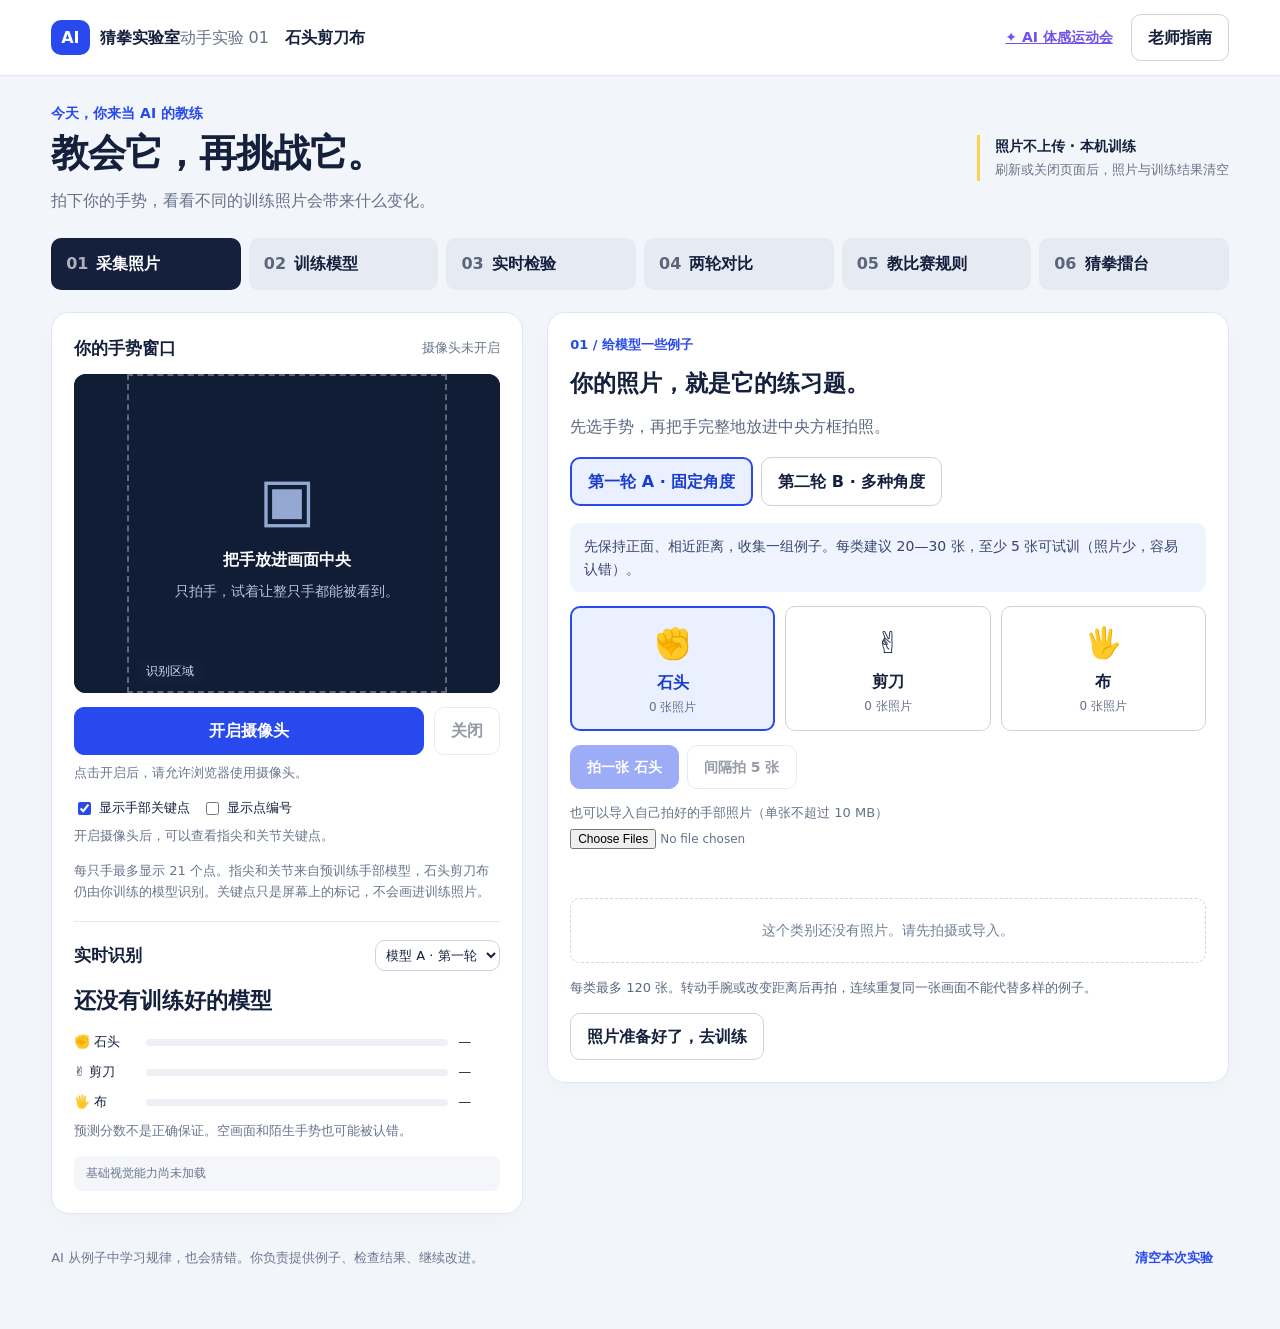
<file: index.html>
<!doctype html><html lang="zh-CN"><head><meta charset="utf-8"><meta name="viewport" content="width=device-width,initial-scale=1"><title>AI 猜拳实验室 · 从训练到对战</title><meta name="description" content="亲手采集石头剪刀布照片，在本机训练识别模型，比较两轮实验，再用摄像头与电脑猜拳。"><link rel="icon" href="data:image/svg+xml,%3Csvg xmlns='http://www.w3.org/2000/svg' viewBox='0 0 64 64'%3E%3Crect width='64' height='64' rx='14' fill='%232849ed'/%3E%3Ctext x='32' y='43' text-anchor='middle' font-size='30' fill='white'%3EAI%3C/text%3E%3C/svg%3E"><link rel="stylesheet" href="rps.css?v=20261008-1"><script defer src="vendor/tf.min.js"></script><script defer src="rps.js?v=20261008-1"></script><script defer src="landmarks.js?v=20261008-1"></script></head><body>
<header><a class="brand" href="./"><span>AI</span>猜拳实验室</a><div class="course">动手实验 01 <b>石头剪刀布</b></div><a href="motion/" style="font-size:14px;color:#7152ed;font-weight:700;margin-left:auto;margin-right:18px">✦ AI 体感运动会</a><button id="help" class="quiet">老师指南</button></header>
<main><div class="intro"><div><p class="eyebrow">今天，你来当 AI 的教练</p><h1>教会它，再挑战它。</h1><p>拍下你的手势，看看不同的训练照片会带来什么变化。</p></div><div class="memory-note">照片不上传 · 本机训练<br><small>刷新或关闭页面后，照片与训练结果清空</small></div></div>
<nav id="steps" aria-label="实验步骤"></nav>
<div class="workspace"><section class="camera-panel"><div class="panel-title"><h2>你的手势窗口</h2><span id="cameraState">摄像头未开启</span></div><div class="viewfinder"><video id="video" autoplay muted playsinline></video><canvas id="handLandmarks" aria-hidden="true"></canvas><div id="cameraPlaceholder"><span class="camera-mark">▣</span><b>把手放进画面中央</b><p>只拍手，试着让整只手都能被看到。</p></div><div class="crop-guide"></div><span class="frame-label">识别区域</span><div id="countdown" hidden></div></div><div class="camera-actions"><button id="cameraStart" class="primary">开启摄像头</button><button id="cameraStop" disabled>关闭</button></div><p id="cameraMessage" class="small" role="status">点击开启后，请允许浏览器使用摄像头。</p><div class="landmark-controls"><label><input id="showLandmarks" type="checkbox" checked> 显示手部关键点</label><label><input id="landmarkNumbers" type="checkbox"> 显示点编号</label></div><p id="landmarkStatus" class="small" role="status">开启摄像头后，可以查看指尖和关节关键点。</p><button id="retryLandmarks" hidden>重新加载关键点</button><p class="small">每只手最多显示 21 个点。指尖和关节来自预训练手部模型，石头剪刀布仍由你训练的模型识别。关键点只是屏幕上的标记，不会画进训练照片。</p><div class="live-result"><div class="panel-title"><h3>实时识别</h3><select id="modelSelect" aria-label="实时识别使用的模型"><option value="A">模型 A · 第一轮</option><option value="B">模型 B · 第二轮</option></select></div><strong id="liveName">还没有训练好的模型</strong><div id="predictionBars"></div><p class="small">预测分数不是正确保证。空画面和陌生手势也可能被认错。</p></div><div id="engineStatus" class="engine" role="status">基础视觉能力尚未加载</div></section>
<section id="lesson" class="lesson" aria-live="polite"></section></div><footer>AI 从例子中学习规律，也会猜错。你负责提供例子、检查结果、继续改进。<button id="reset" class="text-button">清空本次实验</button></footer></main>
<dialog id="guide"><button id="closeGuide" class="close">关闭</button><h2>给老师的课堂指南</h2><p>先采集固定角度的训练集 A，建议每类 20—30 张。最低每类 5 张可开始试训。观察侧面、远近变化时的识别，再为训练集 B 加入多角度照片。</p><p>对照实验：让 A、B 的每类照片数量一致，仅改变角度；如果 B 数量更多，要向孩子解释数量和角度都可能影响结果。系统不会伪造“第二轮更好”。</p><p>测试集另拍一批，每类至少 3 张。不要使用训练照片；测试照片也不要加入训练集。看完测试再改模型后，另拍一组新照片做最终验证。</p><p>技术原理：已预训练的 MobileNet 提取视觉特征；孩子的照片用于训练一个新的三类分类器。这是迁移学习，并非从零训练全部视觉能力。识别器同时使用整体特征与分区特征；训练时平衡三类照片的使用次数，避免数量更多的类别占优。A、B 使用相同算法，均训练 60 轮；重复使用照片不会增加新的知识，仍需孩子补充多样的例子。页面里的猜拳对手随机出拳，孩子训练的模型负责识别手势。比赛前由孩子填写三条胜负规则和同手势平局规则；可尝试反向规则，机器按已提交规则执行。倒计时结束时锁定一张手势画面，同时亮出电脑的拳，随后自动判分；低置信度不计分，误识别可撤销本轮。</p><p>请在电脑浏览器或系统浏览器中使用。嵌入式预览可能限制摄像头；打不开时，把网址复制到 Chrome 或 Edge。浏览器需允许摄像头，网站需为 HTTPS 或 localhost。</p><p>照片只保存在本页内存中，模型资源随网站加载。请按课堂要求取得拍摄同意，只拍手部，结束时清空实验并关闭摄像头。</p><p><a href="https://www.tensorflow.org/js/tutorials/transfer/image_classification" target="_blank" rel="noreferrer">TensorFlow.js 迁移学习说明</a> · <a href="https://github.com/tensorflow/tfjs-models/tree/master/mobilenet" target="_blank" rel="noreferrer">MobileNet 模型说明</a></p></dialog>
</body></html>
</file>
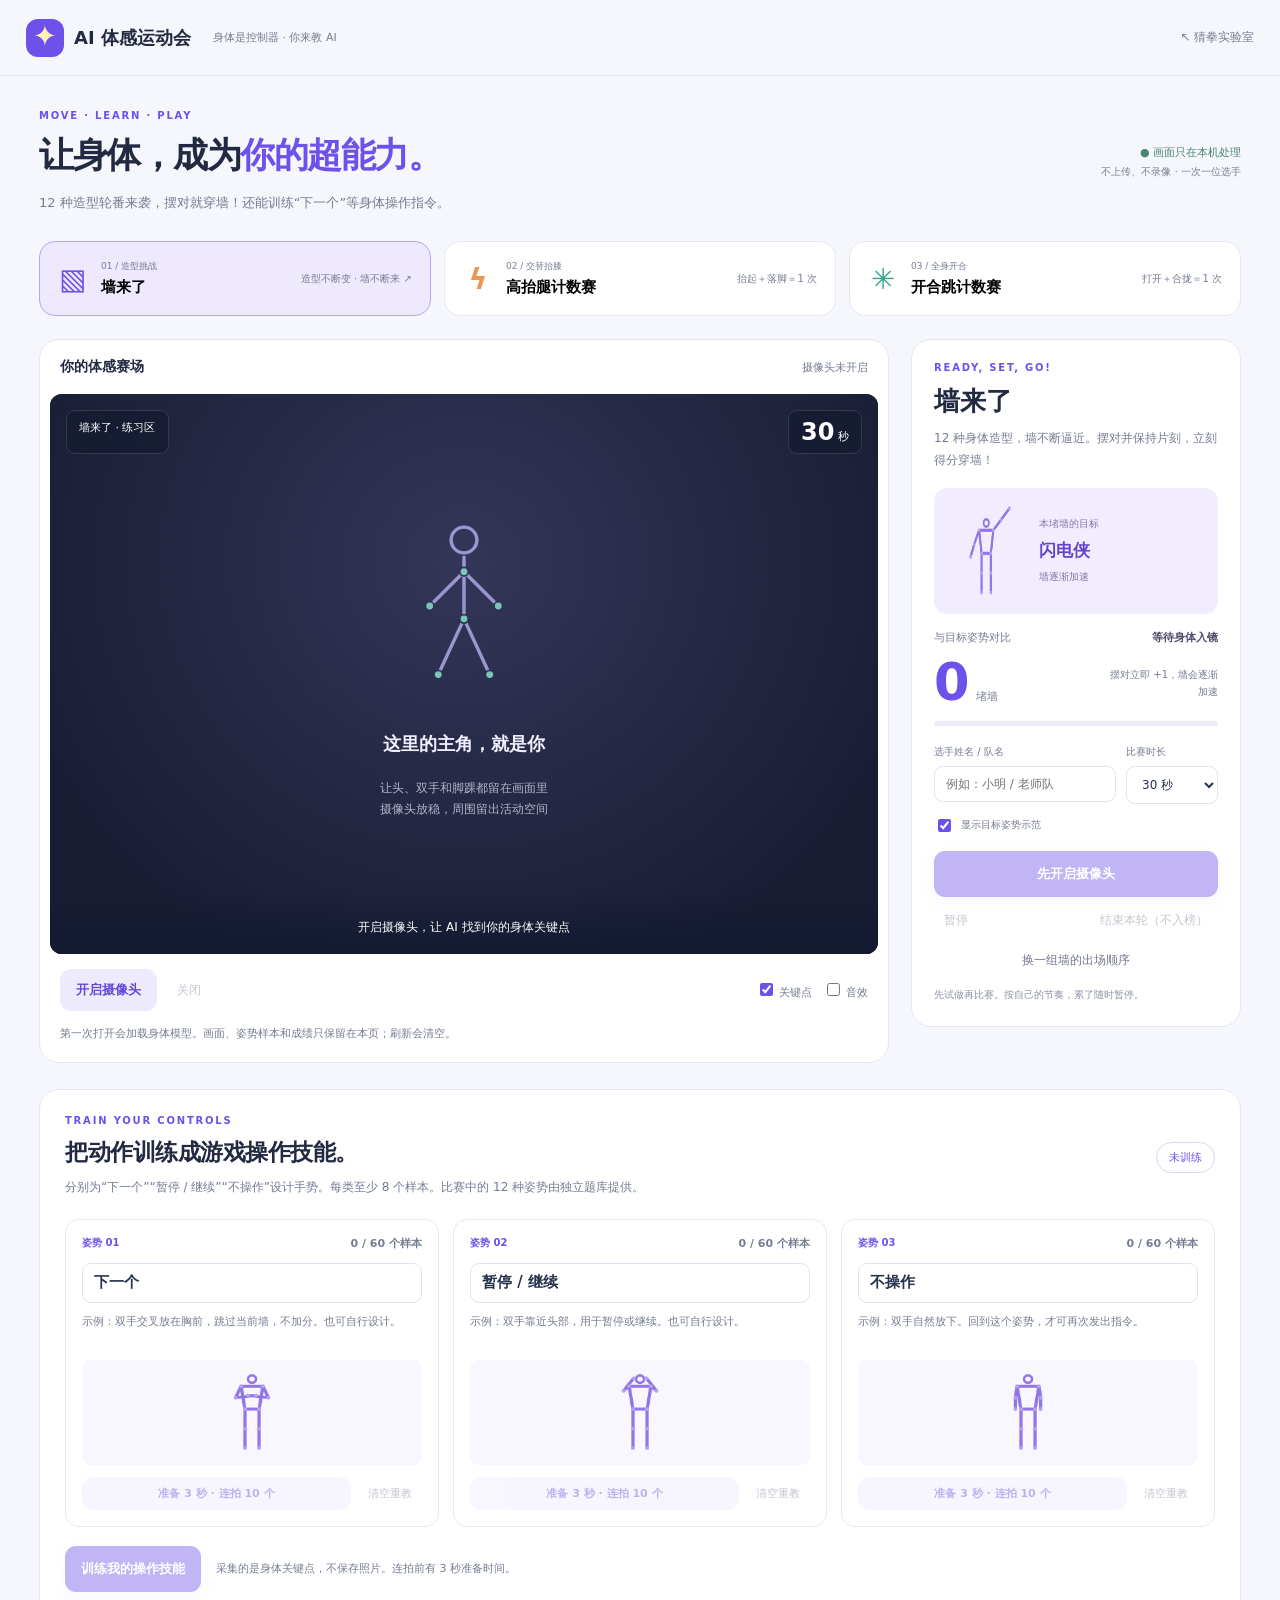
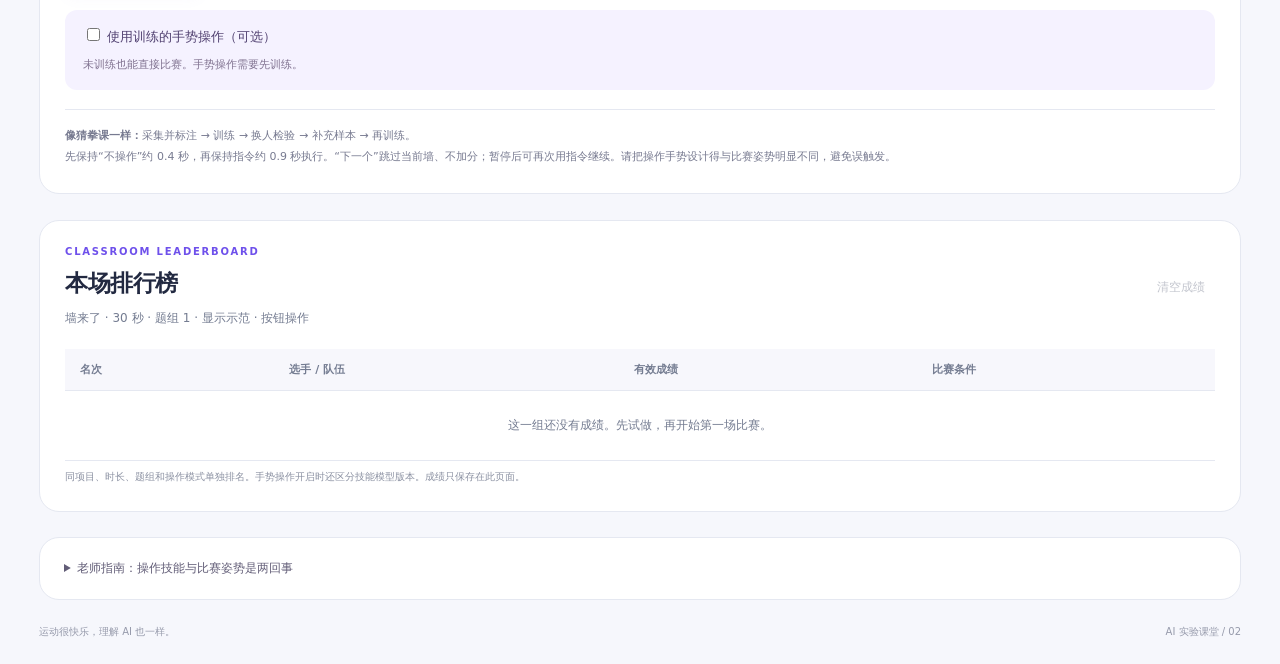
<file: motion/index.html>
<!doctype html><html lang="zh-CN"><head><meta charset="utf-8"><meta name="viewport" content="width=device-width,initial-scale=1"><title>AI 体感运动会 · 墙来了与计数挑战</title><meta name="description" content="12 种独立身体姿势，连续逼近的造型墙；可训练下一个、暂停等操作技能，还能参加高抬腿和开合跳限时计数赛。"><link rel="stylesheet" href="sports.css?v=3"><script type="module" src="sports.mjs?v=3"></script><link rel="icon" href="data:image/svg+xml,%3Csvg xmlns='http://www.w3.org/2000/svg' viewBox='0 0 64 64'%3E%3Crect width='64' height='64' rx='16' fill='%236449ed'/%3E%3Ctext x='32' y='46' text-anchor='middle' font-size='40' fill='white'%3E✦%3C/text%3E%3C/svg%3E"></head><body>
<header><a class="brand" href="./"><span>✦</span> AI 体感运动会</a><span class="edition">身体是控制器 · 你来教 AI</span><a href="../" class="back">↖ 猜拳实验室</a></header>
<main><section class="intro"><div><p class="eyebrow">MOVE · LEARN · PLAY</p><h1>让身体，成为<span>你的超能力。</span></h1><p>12 种造型轮番来袭，摆对就穿墙！还能训练“下一个”等身体操作指令。</p></div><div class="privacy">● 画面只在本机处理<small>不上传、不录像 · 一次一位选手</small></div></section>
<nav class="games" aria-label="运动项目"><button data-game="wall" aria-pressed="true"><span class="game-icon">▧</span><span><small>01 / 造型挑战</small><b>墙来了</b></span><em>造型不断变 · 墙不断来 ↗</em></button><button data-game="knees" aria-pressed="false"><span class="game-icon">ϟ</span><span><small>02 / 交替抬膝</small><b>高抬腿计数赛</b></span><em>抬起＋落脚＝1 次</em></button><button data-game="jacks" aria-pressed="false"><span class="game-icon">✳</span><span><small>03 / 全身开合</small><b>开合跳计数赛</b></span><em>打开＋合拢＝1 次</em></button></nav>
<div class="arena-layout"><section class="camera-card"><div class="panel-title"><h2>你的体感赛场</h2><span id="tracking">摄像头未开启</span></div><div class="view"><video id="video" autoplay muted playsinline></video><canvas id="skeleton"></canvas><div id="placeholder"><div class="outline-person"><svg viewBox="0 0 140 210" aria-hidden="true"><circle cx="70" cy="28" r="15"/><path d="M70 48V120 M70 65L30 105 M70 65L110 105 M70 120L40 185 M70 120L100 185"/><g><circle cx="70" cy="65" r="5"/><circle cx="30" cy="105" r="5"/><circle cx="110" cy="105" r="5"/><circle cx="70" cy="120" r="5"/><circle cx="40" cy="185" r="5"/><circle cx="100" cy="185" r="5"/></g></svg></div><h3>这里的主角，就是你</h3><p>让头、双手和脚踝都留在画面里<br>摄像头放稳，周围留出活动空间</p></div><div class="hud"><span id="modeBadge">▧ 墙来了 · 练习区</span><span><b id="clock">30</b> 秒</span></div><div id="approachingWall" hidden><div class="tunnel-lines"></div><div class="wall-frame"><b id="wallName">闪电侠</b><canvas id="wallShape"></canvas></div><strong id="wallPressure">下一堵墙正在靠近</strong></div><div id="overlay" hidden><strong id="overlayTitle"></strong><span id="overlayCaption"></span></div><div id="reward"></div><p id="hint">开启摄像头，让 AI 找到你的身体关键点</p></div><div class="camera-actions"><button id="cameraStart" class="secondary">开启摄像头</button><button id="cameraStop" class="quiet" disabled>关闭</button><label><input id="points" type="checkbox" checked> 关键点</label><label><input id="sound" type="checkbox"> 音效</label></div><p id="status" role="status">第一次打开会加载身体模型。画面、姿势样本和成绩只保留在本页；刷新会清空。</p></section>
<aside class="control-card"><div class="control-heading"><p class="eyebrow">READY, SET, GO!</p><h2 id="gameTitle">墙来了</h2><p id="gameDescription">姿势题库独立于操作技能。摆对保持片刻，立即得分，冲向下一堵墙！</p></div><div class="target-box" id="targetBox"><canvas id="targetShape" width="220" height="180"></canvas><div><small>本堵墙的目标</small><strong id="targetName">闪电侠</strong><span id="wallTime">墙逐渐加速</span></div></div><div class="rule-box" id="repRules" hidden></div><div class="live-readout"><span id="readoutLabel">与目标姿势对比</span><b id="prediction">还没有训练</b></div><div class="score-row"><div><strong id="score">0</strong><span id="scoreUnit">堵墙</span></div><p id="scoreDescription">先录入姿势，再开始比赛</p></div><div class="progress"><i id="progressFill"></i></div><div class="settings"><label>选手姓名 / 队名<input id="player" maxlength="20" placeholder="例如：小明 / 老师队" autocomplete="off"></label><label>比赛时长<select id="duration"><option value="15">15 秒</option><option value="30" selected>30 秒</option><option value="45">45 秒</option></select></label><label id="demoLabel" class="check-label"><input id="showDemo" type="checkbox" checked> 显示目标姿势示范</label></div><button id="start" class="primary" disabled>先开启摄像头</button><button id="skipWall" class="secondary" hidden>跳过这堵墙（不加分）</button><div class="round-actions"><button id="pause" class="quiet" disabled>暂停</button><button id="end" class="quiet" disabled>结束本轮（不入榜）</button></div><button id="newSet" class="quiet">换一组墙的出场顺序</button><p class="note">先试做再比赛。按自己的节奏，累了随时暂停。</p></aside></div>
<section class="training" id="training"><div class="section-heading"><div><p class="eyebrow">TRAIN YOUR CONTROLS</p><h2>把动作训练成游戏操作技能。</h2><p>分别为“下一个”“暂停 / 继续”“不操作”设计手势。每类至少 8 个样本。比赛中的 12 种姿势由独立题库提供。</p></div><span id="modelBadge" class="tag">未训练</span></div><div id="poseCards" class="pose-cards"></div><div class="training-footer"><button id="train" class="primary" disabled>训练我的操作技能</button><button id="stopCapture" class="secondary" hidden>停止采集</button><span id="trainingStatus" role="status">采集的是身体关键点，不保存照片。连拍前有 3 秒准备时间。</span></div><div class="skill-switch"><label><input id="useSkills" type="checkbox"> 使用训练的手势操作（可选）</label><p id="skillStatus" role="status">未训练也能直接比赛。手势操作需要先训练。</p></div><div class="lesson-note"><b>像猜拳课一样：</b>采集并标注 → 训练 → 换人检验 → 补充样本 → 再训练。<br>先保持“不操作”约 0.4 秒，再保持指令约 0.9 秒执行。“下一个”跳过当前墙、不加分；暂停后可再次用指令继续。请把操作手势设计得与比赛姿势明显不同，避免误触发。</div></section>
<section class="leaderboard"><div class="section-heading"><div><p class="eyebrow">CLASSROOM LEADERBOARD</p><h2>本场排行榜</h2><p id="boardGroup">相同项目、时长和规则的成绩放在一起；同分并列。</p></div><button id="clearScores" class="quiet">清空成绩</button></div><div class="table-scroll"><table><thead><tr><th>名次</th><th>选手 / 队伍</th><th>有效成绩</th><th>比赛条件</th></tr></thead><tbody id="board"></tbody></table></div><p class="note">同项目、时长、题组和操作模式单独排名。手势操作开启时还区分技能模型版本。成绩只保存在此页面。</p></section>
<details class="teacher"><summary>老师指南：操作技能与比赛姿势是两回事</summary><p>墙来了的 12 种比赛姿势来自独立题库，按手臂方向和双脚开合比例匹配，不受孩子训练的三个技能类别限制。姿势贴合分数是几何相似程度，不是 AI 概率。摆对并保持约 0.45 秒立即得分。墙从远处不断逼近，超时碰墙后继续下一堵；每堵墙由 5 秒逐步加速到最快 2.8 秒。</p><p>训练区把孩子的标注关键点样本训练成近邻分类器，用来识别“下一个”“暂停 / 继续”“不操作”。技能默认关闭，可以先直接体验比赛。开启后，先回到“不操作”姿势，再保持操作动作触发；跳过不加分。每次重新训练后请独立检验，尽量选与比赛造型不同的操作手势。</p><p>每场相同题组的出题顺序一致，得分或跳过会提前进入下一堵。榜单区分时长、题组、示范模式和手势操作模型。高抬腿和开合跳仍按完整动作计数，不单独判断腾空。看不清身体时暂停计时，离开标签页自动暂停。动作识别可能漏判，可由老师更正并记录原因。样本和成绩仅在页面内存中，刷新清空，不录制或上传画面。</p></details><footer>运动很快乐，理解 AI 也一样。<span>AI 实验课堂 / 02</span></footer></main>
<dialog id="result"><p class="eyebrow">ROUND COMPLETE</p><div class="medal">✦</div><h2 id="resultTitle">本轮完成！</h2><p id="resultPlayer"></p><strong id="resultScore"></strong><p id="resultDetail"></p><details><summary>老师更正误判</summary><div class="correction"><label>实际有效次数<input id="correctScore" type="number" min="0" step="1"></label><label>更正原因<input id="correctReason" maxlength="80" placeholder="例如：漏记了一次完整动作"></label><button id="applyCorrection" class="secondary">应用更正</button></div><p id="correctionStatus" role="status"></p></details><button id="nextPlayer" class="primary">下一位选手</button><button id="closeResult" class="quiet">查看排行榜</button></dialog>
<dialog id="clearDialog"><h2>清空本页比赛成绩？</h2><p>姿势样本和训练模型会保留。</p><button id="confirmClear" class="secondary">清空成绩</button><button id="cancelClear" class="quiet">取消</button></dialog>
</body></html>
</file>
<file: rps.css>
*{box-sizing:border-box}body{margin:0;background:#f2f5fa;color:#14203c;font:16px/1.6 "Microsoft YaHei",system-ui,sans-serif}button,input,select{font:inherit}button,select{border:1px solid #cbd3e1;background:white;border-radius:10px;padding:10px 16px;color:#14203c}button{cursor:pointer;font-weight:650}button:hover:enabled{border-color:#2849ed;background:#eef2ff}button:disabled{opacity:.45;cursor:not-allowed}button:focus-visible,a:focus-visible,select:focus-visible,input:focus-visible{outline:3px solid #ed9a00;outline-offset:3px}button.primary{background:#2849ed;color:white;border-color:#2849ed}button.primary:hover:enabled{background:#1836c8}button.yellow{background:#ffdc69;border-color:#ffdc69}.quiet,.text-button{background:transparent}.text-button{border:0;color:#2849ed}header{height:76px;background:white;border-bottom:1px solid #e1e7ef;display:flex;align-items:center;justify-content:space-between;padding:0 4vw}.brand{display:flex;align-items:center;gap:10px;text-decoration:none;font-weight:750;color:#14203c}.brand span{background:#2849ed;color:white;border-radius:10px;padding:5px 10px}.course{display:flex;gap:16px;color:#66728a}.course b{color:#14203c}main{max-width:1440px;margin:auto;padding:26px 4vw}.intro{display:flex;align-items:center;justify-content:space-between;gap:20px;margin-bottom:24px}h1{font-size:clamp(28px,3vw,42px);line-height:1.2;margin:6px 0 12px;letter-spacing:-1px}h2{font-size:23px;margin:0 0 12px}h3{font-size:17px;margin:0}p{margin:8px 0 14px}.eyebrow{color:#2849ed;font-weight:700;font-size:14px;margin:0}.intro p:not(.eyebrow){color:#657089;margin:0}.memory-note{border-left:3px solid #ffd24b;padding-left:15px;font-weight:600;font-size:14px}.memory-note small{font-size:13px;color:#66728a;font-weight:400}nav{display:flex;gap:8px;margin-bottom:22px}nav button{flex:1;text-align:left;border:none;background:#e5eaf3;padding:13px 15px;white-space:nowrap}nav button.active{background:#14203c;color:white}nav button span{opacity:.65;margin-right:8px}.workspace{display:grid;grid-template-columns:minmax(330px,.9fr) minmax(420px,1.3fr);gap:24px;align-items:start}.camera-panel,.lesson{background:white;border:1px solid #e0e6ee;border-radius:18px;padding:22px;box-shadow:0 7px 25px #14203c05}.panel-title{display:flex;align-items:center;justify-content:space-between;gap:12px;margin-bottom:12px}.panel-title h2{font-size:17px;margin:0}.panel-title span{font-size:13px;color:#6b7589}.viewfinder{position:relative;aspect-ratio:4/3;background:#111c35;border-radius:12px;overflow:hidden;color:white}.viewfinder video{width:100%;height:100%;object-fit:cover;transform:scaleX(-1)}#cameraPlaceholder{position:absolute;inset:0;display:flex;align-items:center;justify-content:center;flex-direction:column;padding:20px;text-align:center;background:#111c35}.camera-mark{font-size:60px;color:#94a8d3}#cameraPlaceholder p{font-size:14px;color:#b3c2df}.crop-guide{position:absolute;top:0;bottom:0;left:12.5%;right:12.5%;border:2px dashed #ffffff55;pointer-events:none}.frame-label{position:absolute;bottom:10px;left:15%;font-size:12px;color:#d2ddf2;background:#14203c99;padding:2px 8px;border-radius:4px}#countdown{position:absolute;inset:0;display:grid;place-items:center;background:#14203c77;font-size:96px;font-weight:900}#countdown[hidden]{display:none}.camera-actions{display:flex;gap:10px;margin-top:14px}.camera-actions .primary{flex:1}.small{font-size:13px;color:#69758b;line-height:1.6}.live-result{border-top:1px solid #e4e8ef;margin-top:18px;padding-top:18px}.live-result select{font-size:13px;max-width:190px;padding:6px}.live-result strong{font-size:22px;display:block;margin-bottom:14px}.bar-row{display:grid;grid-template-columns:62px 1fr 42px;align-items:center;gap:10px;font-size:13px;margin:9px 0}.bar-track{height:7px;background:#edf0f5;border-radius:8px;overflow:hidden}.bar-track i{display:block;height:100%;background:#2849ed;border-radius:8px}.engine{font-size:12px;color:#69758b;background:#f4f6fa;border-radius:8px;padding:8px 12px}.lesson{min-height:640px}.lesson .tag{font-size:13px;font-weight:bold;color:#2849ed;display:block;margin-bottom:10px}.lesson>p{color:#5a6880}.tabs{display:flex;gap:8px;margin:17px 0}.tabs button[aria-pressed=true],.classes button[aria-pressed=true]{background:#eaf0ff;border:2px solid #2849ed;color:#193dcc}.classes{display:grid;grid-template-columns:repeat(3,1fr);gap:10px;margin:14px 0}.classes button{display:flex;flex-direction:column;align-items:center;gap:2px;padding:12px 6px}.hand{font-size:30px}.classes small{font-weight:400;color:#657089;font-size:12px}.tools{display:flex;gap:8px;flex-wrap:wrap;margin:14px 0}.tools button{font-size:14px}.file-label{font-size:13px;display:block;color:#66728a;margin-top:10px}.file-label input{display:block;font-size:12px;width:100%;margin:5px 0}.notice{background:#f0f4ff;border-radius:10px;padding:12px 14px;font-size:14px;margin:14px 0;color:#35466f}.notice.warm{background:#fff6d9;color:#765619}.status{font-size:14px;min-height:24px;color:#2849ed;margin:10px 0}.gallery{display:grid;grid-template-columns:repeat(5,1fr);gap:7px;max-height:200px;overflow:auto;margin-top:14px}.photo{position:relative;aspect-ratio:1}.photo img{width:100%;height:100%;object-fit:cover;transform:scaleX(-1);border-radius:8px}.photo button{position:absolute;right:2px;top:2px;border:0;background:#14203ccc;color:white;font-size:12px;padding:0 6px;border-radius:5px}.empty{padding:20px;border:1px dashed #ced7e7;border-radius:10px;color:#718097;font-size:14px;text-align:center;margin:15px 0}.counts{display:flex;gap:10px;flex-wrap:wrap;font-size:14px}.counts span{background:#f1f4f9;padding:7px 12px;border-radius:7px}progress{width:100%;height:14px;accent-color:#2849ed}.model-card{border:1px solid #dce3ef;border-radius:12px;padding:16px;margin:12px 0}.model-card h3{margin:0 0 7px}.model-card p{font-size:14px;margin:5px 0}.table-wrap{overflow:auto}table{width:100%;border-collapse:collapse;font-size:14px;margin:15px 0}th,td{padding:10px;border-bottom:1px solid #e4e9f1;text-align:left}th{color:#63718a;font-weight:500}.accuracy{display:grid;grid-template-columns:1fr 1fr;gap:12px;margin:18px 0}.accuracy div{border:1px solid #dce3ef;border-radius:12px;padding:16px}.accuracy strong{display:block;font-size:32px;color:#2849ed}.arena{background:#14203c;color:white;border-radius:14px;padding:24px;text-align:center;margin:18px 0}.versus{display:grid;grid-template-columns:1fr 45px 1fr;align-items:center}.fighter{font-size:55px}.fighter small{font-size:14px;display:block;color:#bac8e2}.versus b{color:#ffdc69}.arena h3{font-size:24px;color:#ffdc69;margin-top:15px}.score{display:flex;justify-content:center;gap:24px;color:#62728d}.game-buttons{display:flex;justify-content:center;gap:10px;flex-wrap:wrap}.result-list{max-height:260px;overflow:auto}.test-result{display:flex;gap:12px;align-items:center;border-bottom:1px solid #e4e9f1;padding:9px 0;font-size:13px}.test-result img{width:48px;height:48px;transform:scaleX(-1);border-radius:6px}.test-result div{flex:1}.pass{color:#11775e}.fail{color:#b14335}footer{display:flex;justify-content:space-between;gap:20px;align-items:center;font-size:13px;color:#6a7790;padding:24px 0}dialog{max-width:700px;width:90%;max-height:85vh;overflow:auto;border:0;border-radius:16px;padding:28px;color:#14203c}dialog::backdrop{background:#101b36aa}.close{float:right}dialog p{font-size:15px}a{color:#2849ed}@media(max-width:950px){.workspace{grid-template-columns:1fr 1.15fr;gap:14px}main{padding:22px}.camera-panel,.lesson{padding:16px}.memory-note{display:none}nav button{font-size:14px;padding:12px 8px}.course{display:none}}@media(max-width:740px){.workspace{grid-template-columns:1fr}.intro{margin-bottom:16px}nav{overflow:auto}nav button{flex:none}.lesson{min-height:0}.viewfinder{max-height:330px}.gallery{grid-template-columns:repeat(5,1fr)}header{padding:0 20px;height:64px}main{padding:18px}.camera-panel{padding:16px}.live-result{margin-top:10px;padding-top:10px}footer{display:block}.panel-title{flex-wrap:wrap}.intro h1{font-size:29px}}@media(prefers-reduced-motion:no-preference){button{transition:background .15s,border-color .15s}.bar-track i{transition:width .15s}}
.rule-row{display:flex;align-items:center;justify-content:space-between;gap:12px;margin:14px 0;flex-wrap:wrap}.round-frame{width:90px;height:90px;object-fit:cover;border-radius:12px;transform:scaleX(-1);margin-top:14px}.arena .small{color:#c7d5ef}nav{overflow-x:auto}

#handLandmarks{position:absolute;inset:0;width:100%;height:100%;pointer-events:none;z-index:2}.landmark-controls{display:flex;flex-wrap:wrap;gap:12px;margin-top:12px;font-size:13px}.landmark-controls label{display:flex;align-items:center;gap:5px}.landmark-controls input{accent-color:#2849ed}#countdown{z-index:4}.frame-label{z-index:3}
</file>
<file: motion/sports.css>
:root{font-family:Inter,"Microsoft YaHei",system-ui,sans-serif;color:#222941;background:#f6f7fc;--purple:#6e50eb;--muted:#747c91;--line:#e5e8f1}*{box-sizing:border-box}body{margin:0}button,input,select{font:inherit}button{cursor:pointer;border:0;border-radius:11px;padding:12px 16px;font-size:13px;font-weight:700}button:disabled{opacity:.42;cursor:not-allowed}button:not(:disabled):active{transform:translateY(1px)}a{color:inherit;text-decoration:none}button:focus-visible,a:focus-visible,summary:focus-visible,input:focus-visible,select:focus-visible{outline:3px solid #edb745;outline-offset:3px}input,select{border:1px solid #dfe3ee;border-radius:9px;padding:10px 11px;background:#fff;color:#27334c;min-width:0}input[type=checkbox]{accent-color:var(--purple)}[hidden]{display:none!important}header{max-width:1300px;margin:auto;height:76px;padding:0 26px;display:flex;align-items:center;gap:22px;border-bottom:1px solid var(--line)}.brand{font-size:18px;font-weight:800;display:flex;align-items:center;gap:10px}.brand>span{background:var(--purple);color:#fff1b7;border-radius:12px;font-size:29px;width:38px;height:38px;text-align:center}.edition{font-size:11px;color:var(--muted)}.back{margin-left:auto;font-size:12px;color:var(--muted)}main{max-width:1250px;margin:auto;padding:34px 24px 0}.intro{display:flex;align-items:center;justify-content:space-between;margin-bottom:27px}.eyebrow{font-size:10px;letter-spacing:1.8px;font-weight:800;color:var(--purple);margin:0 0 11px}h1{font-size:35px;letter-spacing:-1.5px;margin:0 0 12px}h1 span{color:var(--purple)}.intro p:not(.eyebrow){font-size:13px;color:var(--muted);margin:0;line-height:1.8}.privacy{font-size:11px;color:#468573;line-height:1.8;text-align:right}.privacy small{display:block;color:var(--muted);font-size:10px}.games{display:grid;grid-template-columns:repeat(3,1fr);gap:13px;margin-bottom:23px}.games button{display:flex;align-items:center;gap:13px;background:white;border:1px solid var(--line);padding:18px;text-align:left;border-radius:16px}.games button[aria-pressed=true]{background:#eee9ff;border-color:#b6a6f4}.game-icon{font-size:29px;color:var(--purple);width:30px;text-align:center}.games button:nth-child(2) .game-icon{color:#ea9851}.games button:nth-child(3) .game-icon{color:#2fa98d}.games small{display:block;font-size:9px;font-weight:500;color:var(--muted);margin-bottom:5px}.games b{font-size:15px}.games em{font-style:normal;font-size:10px;font-weight:500;color:var(--muted);margin-left:auto}.arena-layout{display:grid;grid-template-columns:minmax(0,1fr) 330px;gap:22px;align-items:start;scroll-margin-top:14px}.camera-card,.control-card,.training,.leaderboard,.teacher{background:#fff;border:1px solid var(--line);border-radius:20px;overflow:hidden}.panel-title{display:flex;justify-content:space-between;align-items:center;padding:18px 20px;gap:10px}.panel-title h2{margin:0;font-size:14px}.panel-title span{font-size:11px;color:var(--muted)}.view{position:relative;background:#181d34;aspect-ratio:4/3;max-height:560px;min-height:290px;margin:0 10px;border-radius:12px;overflow:hidden}.view video,.view>canvas{position:absolute;inset:0;width:100%;height:100%;object-fit:contain}.view video{transform:scaleX(-1)}.view>canvas{pointer-events:none}.view:has(video[src]){background:#181d34}#placeholder{position:absolute;inset:0;background:radial-gradient(ellipse at 50% 30%,#333658,#191d34 80%);display:flex;flex-direction:column;align-items:center;justify-content:center;color:#f0eeff}#placeholder h3{font-size:18px;margin:10px 0}#placeholder p{font-size:12px;line-height:1.8;text-align:center;color:#b6b4cb}.outline-person{font-size:116px;line-height:1.1;color:#b1a7e4;font-family:serif;opacity:.85}.hud{position:absolute;top:16px;left:16px;right:16px;display:flex;justify-content:space-between;z-index:3;pointer-events:none}.hud>span{background:#141b31bf;border:1px solid #ffffff21;color:white;border-radius:9px;padding:9px 12px;font-size:11px}.hud b{font-size:24px;line-height:1}.view #hint{position:absolute;bottom:0;left:0;right:0;background:linear-gradient(transparent,#11192fea);padding:25px 16px 17px;text-align:center;font-size:12px;line-height:1.7;color:white;margin:0;z-index:4;pointer-events:none}#overlay{position:absolute;inset:0;display:flex;align-items:center;justify-content:center;flex-direction:column;gap:12px;background:#19213a80;color:#fff;z-index:5;text-align:center}#overlay strong{font-size:52px}#overlay span{font-size:13px}#reward{position:absolute;top:28%;width:100%;text-align:center;color:#ffe88c;font-size:28px;font-weight:800;text-shadow:0 3px 9px #111;z-index:6;pointer-events:none}#reward.pop{animation:pop .8s ease-out forwards}@keyframes pop{0%{transform:translateY(12px);opacity:0}20%{opacity:1}100%{transform:translateY(-26px);opacity:0}}.camera-actions{padding:15px 20px 4px;display:flex;align-items:center;gap:10px;flex-wrap:wrap}.camera-actions label{font-size:11px;color:var(--muted)}.camera-actions label:first-of-type{margin-left:auto}.secondary{background:#eeeafd;color:#6548d8}.quiet{background:none;color:#73798d;font-weight:500;font-size:12px;padding:10px}.quiet:hover:not(:disabled){background:#f2effd;color:var(--purple)}.primary{background:var(--purple);color:white;min-height:46px;box-shadow:0 5px 14px #6e50eb17}.primary:hover:not(:disabled){background:#6041d9}#status{font-size:11px;color:var(--muted);line-height:1.8;padding:0 20px;margin:9px 0 18px;min-height:20px}.control-card{padding:22px}.control-heading h2{font-size:26px;margin:0 0 9px}.control-heading>p:last-child{font-size:12px;line-height:1.8;color:var(--muted);margin:0 0 16px}.target-box{background:#f1edff;border-radius:13px;display:flex;align-items:center;min-height:115px;padding:7px}.target-box canvas{width:98px;height:112px;flex-shrink:0}.target-box small,.target-box span{display:block;font-size:10px;color:#8576a8;line-height:1.8}.target-box strong{display:block;font-size:17px;margin:6px 0;color:#6443cb;overflow-wrap:anywhere}.rule-box{background:#f6f4fc;border-radius:12px;font-size:12px;line-height:1.9;padding:14px;color:#645c7c}.rule-box b{color:#3f355c}.live-readout{display:flex;justify-content:space-between;gap:8px;margin-top:16px;font-size:11px;color:var(--muted)}.live-readout b{color:#514967;font-weight:600;max-width:65%;overflow-wrap:anywhere}.score-row{display:flex;align-items:center;justify-content:space-between;gap:12px;margin:11px 0}.score-row strong{font-size:51px;line-height:1;color:var(--purple);letter-spacing:-2px}.score-row span{font-size:11px;color:var(--muted);margin-left:8px}.score-row p{font-size:10px;line-height:1.7;color:var(--muted);max-width:110px;text-align:right}.progress{height:5px;background:#eeebf7;border-radius:8px;margin-bottom:19px;overflow:hidden}.progress i{display:block;height:100%;background:linear-gradient(90deg,#ad8cf6,var(--purple));width:0;transition:width .1s}.settings{display:grid;grid-template-columns:1fr 92px;gap:10px;margin-bottom:16px}.settings>label{font-size:10px;color:var(--muted);display:flex;flex-direction:column;gap:7px}.settings input,.settings select{width:100%;font-size:12px}.settings .check-label{grid-column:1/-1;display:flex;align-items:center;flex-direction:row;gap:7px;margin-top:2px}.check-label input{width:auto}.control-card>.primary{width:100%}.round-actions{display:flex;justify-content:space-between;margin-top:5px}.note{font-size:10px;color:#8b91a2;line-height:1.8;margin:7px 0 0}.section-heading{display:flex;justify-content:space-between;gap:18px;align-items:center;margin-bottom:20px}.section-heading h2{margin:0 0 9px;font-size:23px;letter-spacing:-.5px}.section-heading p:not(.eyebrow){font-size:12px;color:var(--muted);line-height:1.8;margin:0}.training,.leaderboard{margin-top:26px;padding:25px}.tag{border:1px solid #ddd5f8;border-radius:20px;color:var(--purple);font-size:11px;padding:7px 12px;white-space:nowrap}.pose-cards{display:grid;grid-template-columns:repeat(3,1fr);gap:14px}.pose-card{border:1px solid var(--line);border-radius:14px;padding:16px;position:relative}.pose-card .sample-header{display:flex;align-items:center;justify-content:space-between;margin-bottom:12px}.sample-header span{font-size:10px;color:var(--purple);font-weight:700}.sample-header b{font-size:11px;color:var(--muted)}.pose-card input{width:100%;font-size:15px;font-weight:700}.pose-card p{font-size:11px;color:var(--muted);line-height:1.7;min-height:37px;margin:10px 0}.pose-card .sample-preview{height:105px;border-radius:9px;background:#f8f6ff;margin-bottom:12px;display:flex;align-items:center;justify-content:center}.sample-preview canvas{height:100px;width:130px}.pose-card .actions{display:flex;gap:7px}.pose-card .actions button{font-size:11px;padding:9px 10px}.pose-card .actions .secondary{flex:1}.training-footer{display:flex;align-items:center;gap:15px;margin-top:19px;flex-wrap:wrap}.training-footer .primary{white-space:nowrap}.training-footer span{font-size:11px;color:var(--muted);line-height:1.8;flex:1;min-width:220px}.lesson-note{margin-top:19px;font-size:11px;line-height:1.9;color:#777a90;padding-top:16px;border-top:1px solid var(--line)}.table-scroll{overflow:auto}table{width:100%;border-collapse:collapse;text-align:left;font-size:12px}th{font-weight:600;font-size:11px;color:var(--muted);background:#f7f7fc}th,td{padding:13px 15px;border-bottom:1px solid var(--line)}td:first-child{font-weight:800;color:var(--purple)}td small{display:block;color:var(--muted);font-size:10px;margin-top:5px}td.empty{text-align:center;font-weight:400;color:var(--muted);padding:26px}.teacher{padding:19px 24px;margin-top:25px;font-size:12px;color:var(--muted);line-height:1.9}.teacher summary{cursor:pointer;color:#625d77}.teacher p{margin:12px 0 0}footer{display:flex;justify-content:space-between;font-size:10px;color:#969aab;padding:25px 0;gap:15px}#approachingWall{position:absolute;inset:0;display:grid;place-items:center;pointer-events:none;z-index:2;perspective:500px}.wall-frame{width:92%;height:89%;border:14px solid #9277f085;border-radius:20px;background:repeating-linear-gradient(0deg,#755bdd18 0px,#755bdd18 32px,#afa1f92b 33px,#afa1f92b 35px);box-shadow:0 0 20px #8e6df255,inset 0 0 20px #8e6df230;transform:scale(var(--wall-scale,.45));opacity:var(--wall-opacity,.3)}.wall-frame canvas{width:100%;height:100%}.wall-frame.matched{border-color:#82efcda0;box-shadow:0 0 24px #82efcd66}dialog{border:1px solid var(--line);border-radius:23px;padding:30px;max-width:520px;width:92%;color:#263047;text-align:center;box-shadow:0 25px 85px #12142c30}dialog::backdrop{background:#18203985;backdrop-filter:blur(4px)}dialog h2{font-size:25px;margin:8px 0}dialog p{font-size:12px;color:var(--muted);line-height:1.8}.medal{font-size:51px;color:#e9b151}#resultScore{display:block;font-size:56px;color:var(--purple);margin:13px 0}dialog>.primary{width:100%;margin-top:18px}dialog details{text-align:left;border:1px solid var(--line);border-radius:10px;padding:12px;font-size:12px;color:var(--muted);margin:18px 0}.correction{display:grid;gap:10px;margin-top:12px}.correction label{display:flex;flex-direction:column;gap:6px}.correction input{width:100%;font-size:12px}@media(max-width:1000px){.games em{display:none}.arena-layout{grid-template-columns:minmax(0,1fr) 295px;gap:15px}.control-card{padding:18px}.view{aspect-ratio:1;max-height:550px}.privacy{display:none}.pose-card{padding:12px}.pose-card .actions{flex-wrap:wrap}.camera-actions{padding-left:12px;padding-right:12px;gap:7px}}@media(max-width:740px){header{padding:0 16px;height:67px}.brand{font-size:15px}.edition{display:none}.back{font-size:10px}main{padding:25px 13px 0}h1{font-size:28px;letter-spacing:-1px}.intro p:not(.eyebrow){font-size:12px}.games{gap:7px}.games button{padding:12px 9px;gap:5px}.game-icon{font-size:23px;width:24px}.games b{font-size:11px}.games small{font-size:8px}.arena-layout{grid-template-columns:1fr}.view{aspect-ratio:4/3;min-height:270px}.control-card{display:grid;grid-template-columns:1fr 1fr;gap:12px}.control-heading{grid-column:1/-1}.control-heading>p:last-child{margin:0}.control-heading .eyebrow{margin-bottom:6px}.target-box,.rule-box{grid-row:2/4}.live-readout{font-size:10px;align-items:center;flex-wrap:wrap;margin:0}.score-row{margin:0}.score-row p{display:none}.progress{margin:0;grid-column:1/-1}.settings{grid-column:1/-1;margin:3px 0 0}.control-card>.primary,.round-actions,.control-card>.note{grid-column:1/-1}.round-actions{margin:0}.target-box canvas{width:72px;height:93px}.target-box strong{font-size:14px}.target-box{min-height:100px}.pose-cards{grid-template-columns:1fr}.pose-card{display:grid;grid-template-columns:1fr 110px;gap:9px;padding:14px}.sample-header{grid-column:1/-1;margin-bottom:0!important}.pose-card p{margin:0;min-height:0;grid-column:1}.pose-card .sample-preview{grid-column:2;grid-row:2/4;margin:0;height:95px}.pose-card .actions{grid-column:1/-1}.training,.leaderboard{padding:19px;margin-top:20px}.section-heading h2{font-size:20px}.section-heading p:not(.eyebrow){font-size:11px}.section-heading{gap:9px}.training-footer{gap:10px}.training-footer>.primary{width:100%}th,td{padding:11px 9px;font-size:11px}.teacher{padding:16px 19px}.hud{left:10px;right:10px;top:11px}.hud>span{font-size:10px}#overlay strong{font-size:38px}#hint{font-size:11px!important}}@media(prefers-reduced-motion:reduce){*,*:before,*:after{animation:none!important;transition:none!important}.wall-frame{transform:scale(.9)!important;opacity:.5!important}}
.view{width:calc(100% - 20px)}.outline-person svg{width:130px;height:180px;fill:none;stroke:#b1a7e4;stroke-width:4;stroke-linecap:round}.outline-person svg g{fill:#8cddca;stroke:#283552;stroke-width:2}
/* Depth, pressure and immediate pass/fail feedback for the wall arena. */
.skill-switch{background:#f5f2ff;border-radius:12px;padding:15px 18px;margin-top:18px;font-size:13px;color:#514171}.skill-switch p{font-size:11px;color:#817391;margin:9px 0 0;line-height:1.8}.control-card>#skipWall{width:100%;margin-top:8px}.tunnel-lines{position:absolute;inset:0;background:linear-gradient(115deg,transparent 48.9%,#cbb9ff28 49%,#cbb9ff28 49.2%,transparent 49.3%),linear-gradient(65deg,transparent 48.9%,#cbb9ff28 49%,#cbb9ff28 49.2%,transparent 49.3%);opacity:.8}.tunnel-lines:before,.tunnel-lines:after{content:'';position:absolute;inset:9%;border:3px solid #baa0ff29;border-radius:16px;animation:tunnel 4s linear infinite}.tunnel-lines:after{animation-delay:-2s}@keyframes tunnel{0%{transform:scale(.12);opacity:0}20%{opacity:.35}100%{transform:scale(1.7);opacity:0}}
#approachingWall .wall-frame{position:relative;border-width:17px;border-color:#ae91ffa6;background:repeating-linear-gradient(0deg,#8161ed52 0,#8161ed52 39px,#d0bcff52 40px,#d0bcff52 43px),repeating-linear-gradient(90deg,transparent 0,transparent 79px,#d0bcff40 80px,#d0bcff40 83px);box-shadow:inset 0 0 45px #1a143faa,0 0 26px #ab89ff66,9px 12px 0 #3d287988;transform-origin:50% 52%;will-change:transform;transition:border-color .15s}
#wallName{position:absolute;top:6%;left:0;right:0;color:#fff4c8;text-align:center;font-size:clamp(16px,3vw,28px);text-shadow:0 2px 6px #160c3e;z-index:2;letter-spacing:4px}#wallPressure{position:absolute;top:70px;left:0;right:0;text-align:center;color:#fff3c7;font-size:14px;text-shadow:0 2px 6px #111;z-index:3}.urgent #wallPressure{color:#ffc7a2;animation:pressure .6s ease-in-out infinite alternate}@keyframes pressure{to{transform:scale(1.1);color:#ff907d}}
#approachingWall .wall-frame.matched{border-color:#82efcd;box-shadow:0 0 30px #82efcd66,inset 0 0 20px #82efcd22}#approachingWall .wall-frame.pass{transform:scale(1.7);opacity:0;border-color:#98ffbc;transition:transform .6s ease-in,opacity .6s ease-in}#approachingWall .wall-frame.skip{transform:scale(1.7);opacity:0;transition:transform .6s ease-in,opacity .6s ease-in}#approachingWall .wall-frame.crash{border-color:#ff897b;background-color:#e2585550;animation:wall-hit .45s ease-in-out} @keyframes wall-hit{20%{translate:-13px 0}40%{translate:10px 0}60%{translate:-7px 0}80%{translate:4px 0}}
#approachingWall.stopped *{animation-play-state:paused!important}.control-card>#newSet{width:100%;margin-top:3px}#newSet:disabled{cursor:not-allowed}@media(max-width:740px){.control-card>#skipWall,.control-card>#newSet{grid-column:1/-1}#wallName{letter-spacing:1px}#wallPressure{top:60px;font-size:12px}}@media(prefers-reduced-motion:reduce){#approachingWall .wall-frame{transform:scale(.9)!important;transition:none!important}.tunnel-lines{display:none}#approachingWall .wall-frame.pass,#approachingWall .wall-frame.skip{opacity:0!important}}
</file>
